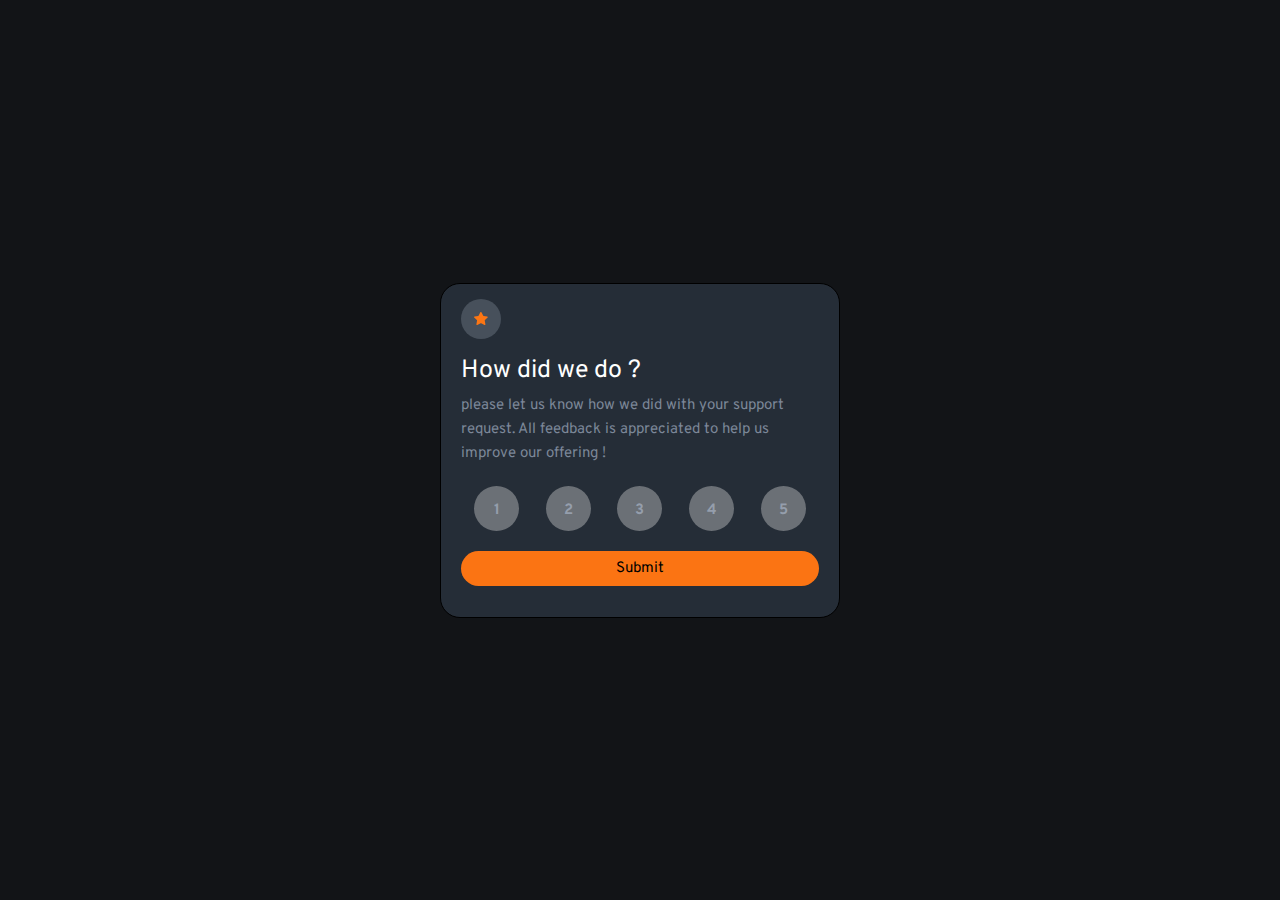
<file: interactive-rating-component-main/index.html>
<!DOCTYPE html>
<html lang="en">
  <head>
    <meta charset="UTF-8" />
    <meta name="viewport" content="width=device-width, initial-scale=1.0" />
    <!-- displays site properly based on user's device -->

    <link
      rel="icon"
      type="image/png"
      sizes="32x32"
      href="./images/favicon-32x32.png"
    />

    <title>Frontend Mentor | Interactive rating component</title>
    <link rel="stylesheet" href="./assets/css/style.css" />

    <!-- Feel free to remove these styles or customise in your own stylesheet 👍 -->
    <style>
      .attribution {
        font-size: 11px;
        text-align: center;
      }
      .attribution a {
        color: hsl(228, 45%, 44%);
      }
    </style>
  </head>
  <body>
    <div class="app">
      <div class="star">
        <img src="./images/icon-star.svg" alt="" />
      </div>
      <div class="desc">
        <h2 class="desc-heading">How did we do ?</h2>
        <p class="description">
          please let us know how we did with your support request. All feedback
          is appreciated to help us improve our offering !
        </p>
      </div>
      <div class="btn-list">
        <button class="btn-item">1</button>
        <button class="btn-item">2</button>
        <button class="btn-item">3</button>
        <button class="btn-item">4</button>
        <button class="btn-item">5</button>
      </div>
      <div class="btn-submit">
        <button class="submit">Submit</button>
      </div>
    </div>

    <!-- thank you -->
    <div class="app-thank-you hidden">
      <div class="image">
        <img src="./images/illustration-thank-you.svg" alt="" />
      </div>
      <p class="img-desc">
        You selected
        <span id="rating"></span>
        out of 5
      </p>

      <div class="thank-you-desc">
        <h2>Thank you !</h2>
        <p>
          We appreciate you taking the time to give a rating, if you ever need
          more support, don't hesitate to get in touch!
        </p>
      </div>
      <div class="btn-submit">
        <button class="rate-again">Rate again</button>
      </div>
    </div>
  </body>
  <script src="./assets/js/index.js"></script>
</html>
</file>
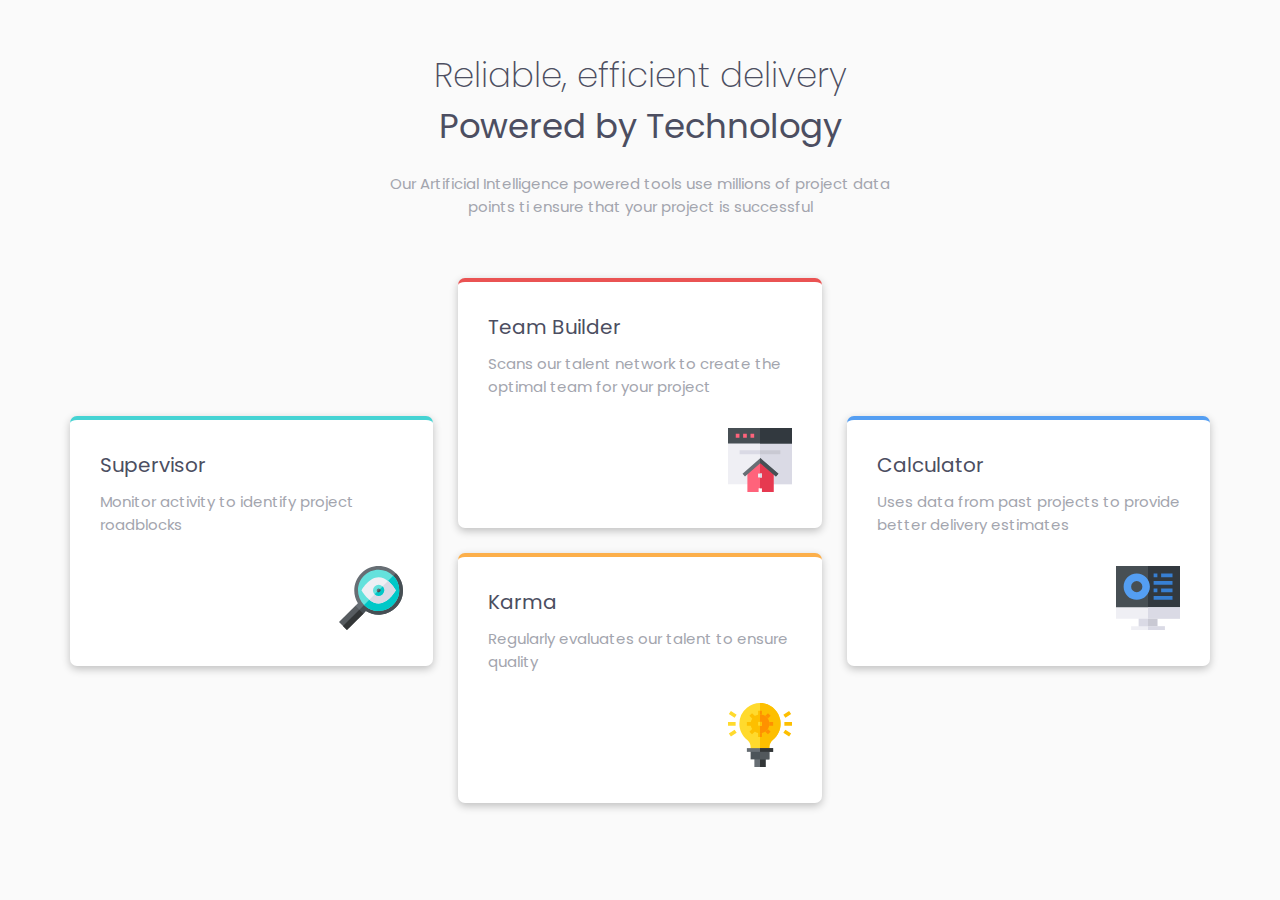
<file: four-card-feature-section-master/four-card-feature-section-master/index.html>
<!DOCTYPE html>
<html lang="en">
  <head>
    <meta charset="UTF-8" />
    <meta http-equiv="X-UA-Compatible" content="IE=edge" />
    <meta name="viewport" content="width=device-width, initial-scale=1.0" />
    <title>Four Card Feature Section</title>
    <link rel="stylesheet" href="./assets/css/main.css" />
    <!-- Link google font Poppins  -->
    <link rel="preconnect" href="https://fonts.googleapis.com" />
    <link rel="preconnect" href="https://fonts.gstatic.com" crossorigin />
    <link
      href="https://fonts.googleapis.com/css2?family=Poppins:wght@200;400;600&display=swap"
      rel="stylesheet"
    />
    <!-- Link google font Poppins -->
  </head>
  <body>
    <div class="container">
      <header>
        <h2>Reliable, efficient delivery</h2>
        <h3>Powered by Technology</h3>
        <p>
          Our Artificial Intelligence powered tools use millions of project data
          points ti ensure that your project is successful
        </p>
      </header>
      <section class="main">
        <!-- Box Left -->
        <div class="box box1">
          <div class="box-text">
            <h5>Supervisor</h5>
            <p>Monitor activity to identify project roadblocks</p>
          </div>
          <img src="./images/icon-supervisor.svg" alt="icon-supervisor" />
        </div>
        <!-- Box Left -->
        <!-- Box Center -->
        <div class="box-container">
          <div class="box box2">
            <div class="box-text">
              <h5>Team Builder</h5>
              <p>
                Scans our talent network to create the optimal team for your
                project
              </p>
            </div>
            <img src="./images/icon-team-builder.svg" alt="icon-team-builder" />
          </div>
          <div class="box box3">
            <div class="box-text">
              <h5>Karma</h5>
              <p>Regularly evaluates our talent to ensure quality</p>
            </div>
            <img src="./images/icon-karma.svg" alt="icon-karma" />
          </div>
        </div>
        <!-- Box Center -->
        <!-- Box Right -->
        <div class="box box4">
          <div class="box-text">
            <h5>Calculator</h5>
            <p>
              Uses data from past projects to provide better delivery estimates
            </p>
          </div>
          <img src="./images/icon-calculator.svg" alt="icon-calculator" />
        </div>
      </section>
    </div>
  </body>
</html>
</file>
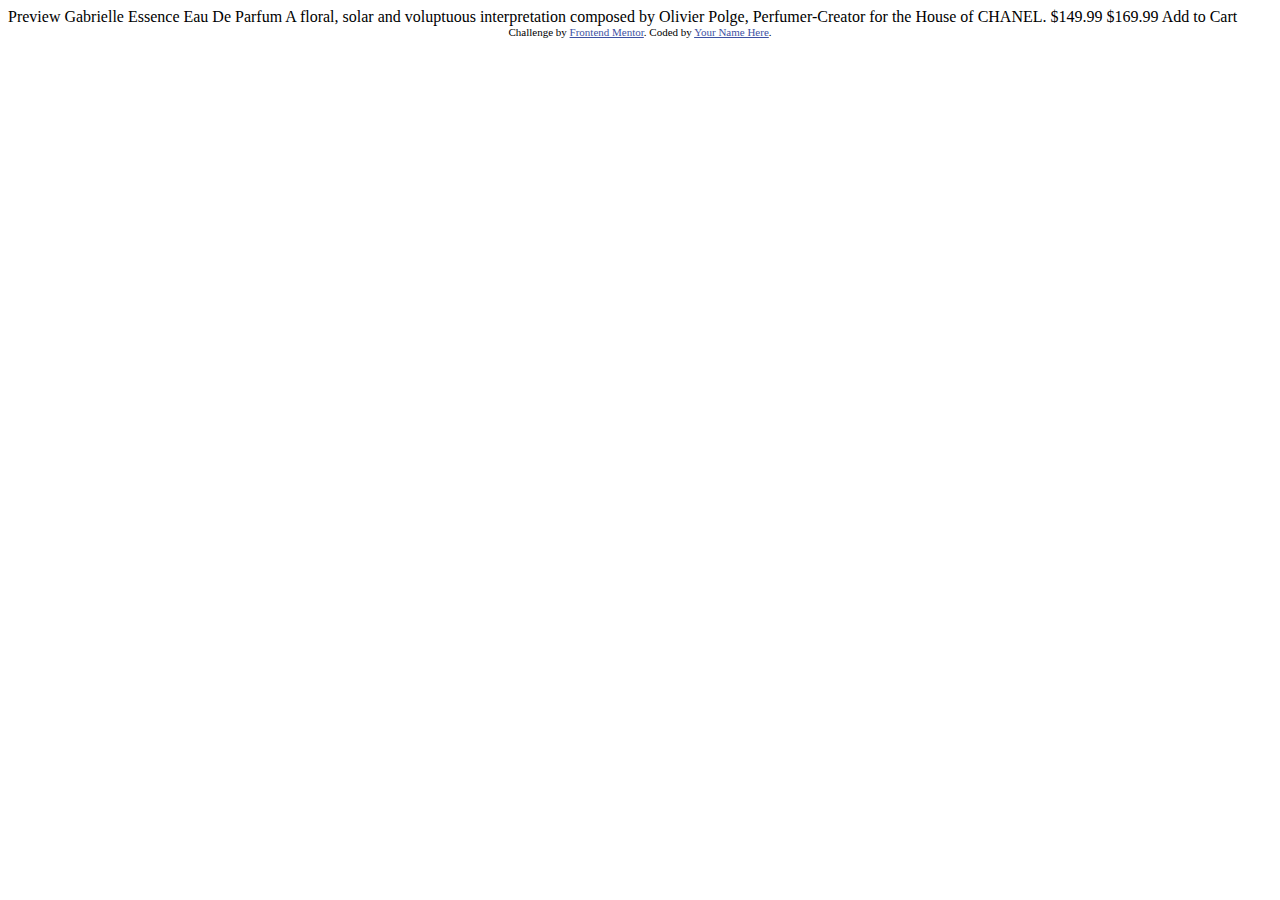
<file: product-preview-card-component-main/product-preview-card-component-main/index.html>
<!DOCTYPE html>
<html lang="en">
<head>
  <meta charset="UTF-8">
  <meta name="viewport" content="width=device-width, initial-scale=1.0"> <!-- displays site properly based on user's device -->

  <link rel="icon" type="image/png" sizes="32x32" href="./images/favicon-32x32.png">
  
  <title>Frontend Mentor | Product preview card component</title>

  <!-- Feel free to remove these styles or customise in your own stylesheet 👍 -->
  <style>
    .attribution { font-size: 11px; text-align: center; }
    .attribution a { color: hsl(228, 45%, 44%); }
  </style>
</head>
<body>

  Preview

  Gabrielle Essence Eau De Parfum

  A floral, solar and voluptuous interpretation composed by Olivier Polge, 
  Perfumer-Creator for the House of CHANEL.

  $149.99
  $169.99

  Add to Cart
  
  <div class="attribution">
    Challenge by <a href="https://www.frontendmentor.io?ref=challenge" target="_blank">Frontend Mentor</a>. 
    Coded by <a href="#">Your Name Here</a>.
  </div>
</body>
</html>
</file>
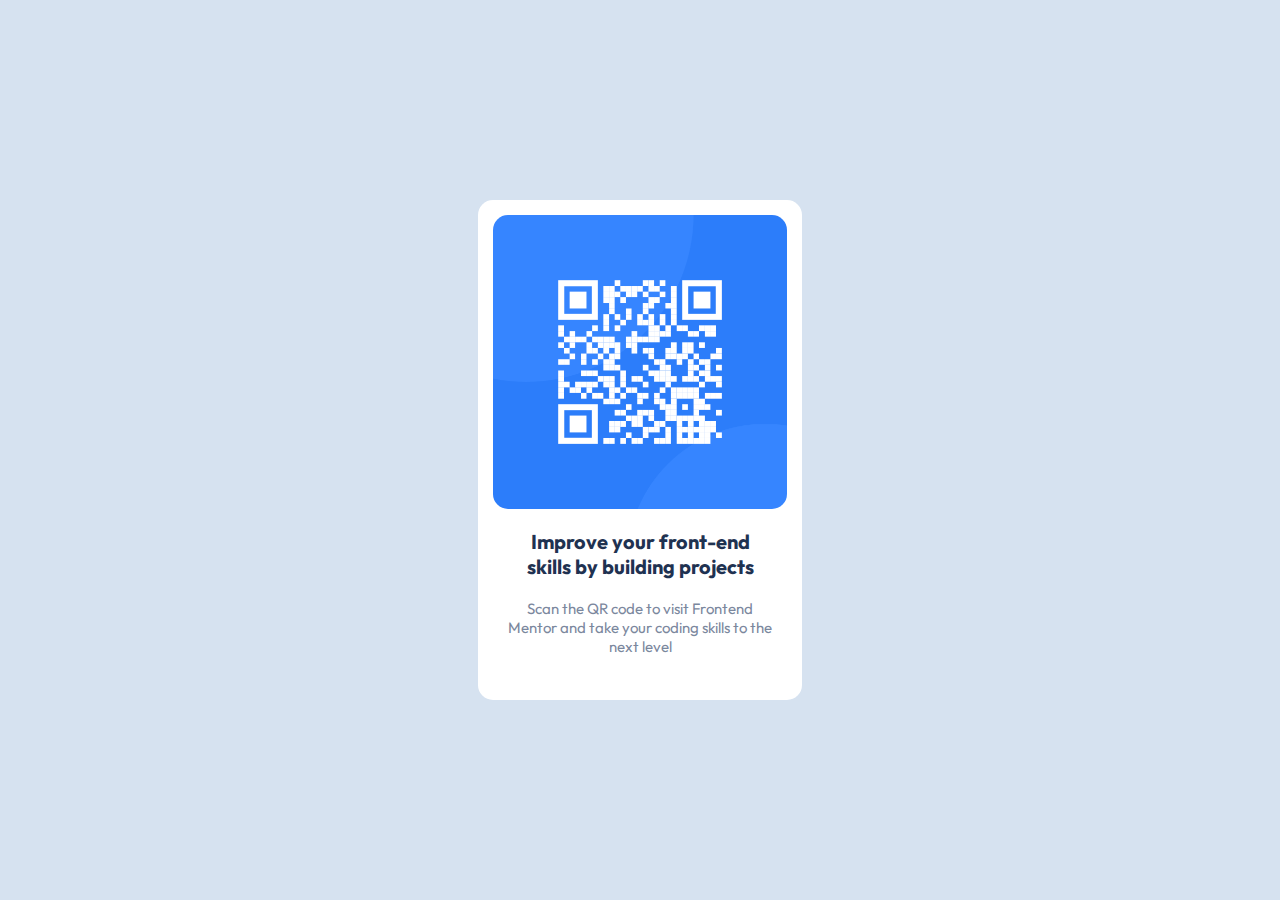
<file: QR-Code/Qr_code_FrontEnd-Mentor/index.html>
<!DOCTYPE html>
<html lang="en">
  <head>
    <meta charset="UTF-8" />
    <meta http-equiv="X-UA-Compatible" content="IE=edge" />
    <meta name="viewport" content="width=device-width, initial-scale=1.0" />
    <title>QR CODE</title>
    <link rel="stylesheet" href="./assets/css/style.css" />
    <!-- Link google font -->
    <link rel="preconnect" href="https://fonts.googleapis.com" />
    <link rel="preconnect" href="https://fonts.gstatic.com" crossorigin />
    <link
      href="https://fonts.googleapis.com/css2?family=Outfit:wght@400;700&display=swap"
      rel="stylesheet"
    />
  </head>
  <body>
    <div class="app">
      <div class="container">
        <div class="qr-code">
          <img
            src="./assets/img/image-qr-code.png"
            alt="image qr-code"
            class="qr-code-image"
          />
        </div>
        <div class="qr-desc">
          <h2>Improve your front-end skills by building projects</h2>
          <p>
            Scan the QR code to visit Frontend Mentor and take your coding
            skills to the next level
          </p>
        </div>
      </div>
    </div>
  </body>
</html>
</file>
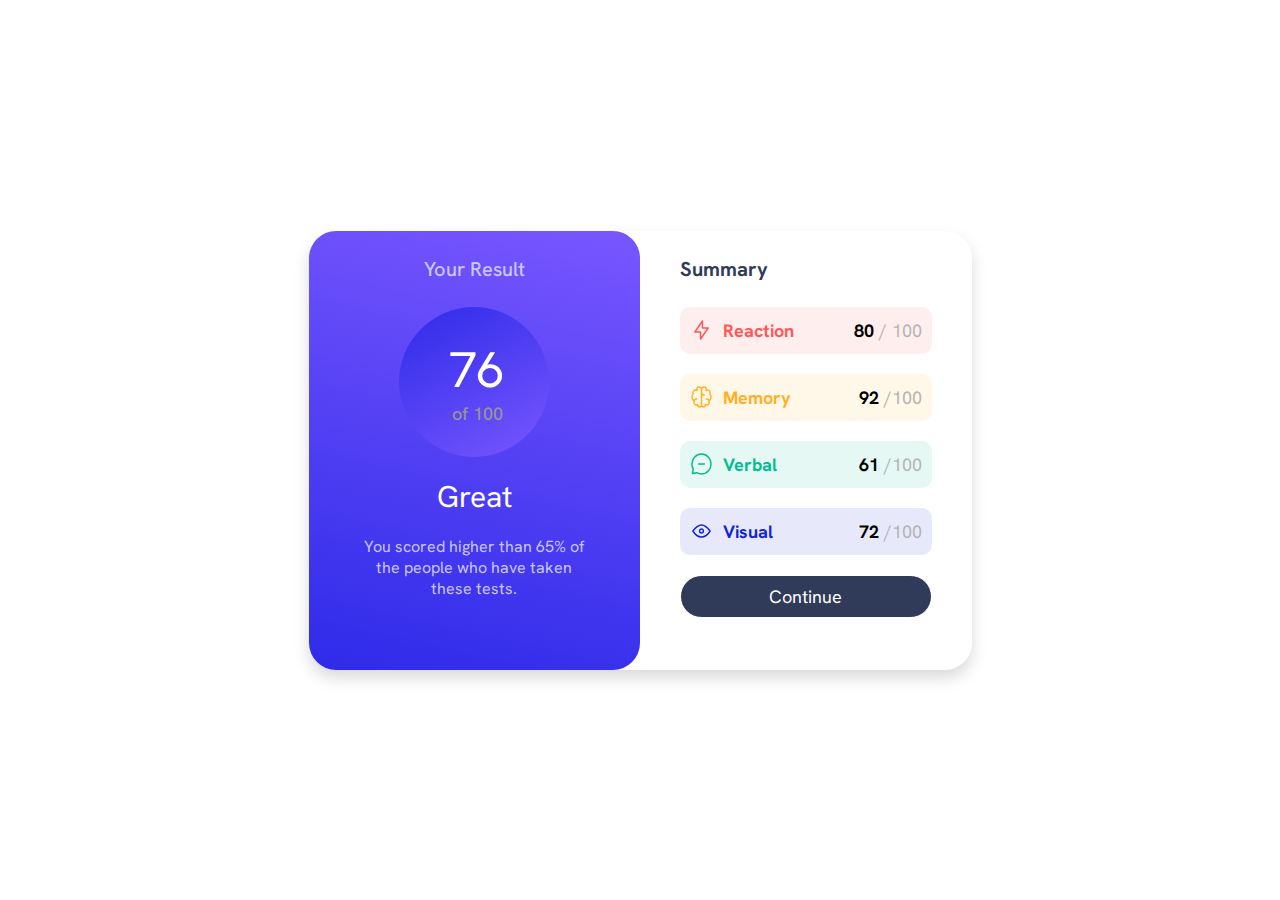
<file: Results-summary-component/results-summary-component__FrontendMentor/index.html>
<!DOCTYPE html>
<html lang="en">
  <head>
    <meta charset="UTF-8" />
    <meta http-equiv="X-UA-Compatible" content="IE=edge" />
    <meta name="viewport" content="width=device-width, initial-scale=1.0" />
    <title>Result summary component</title>
    <link rel="stylesheet" href="./assets/css/style.css" />
    <link rel="stylesheet" href="./assets/css/responsive.css" />
    <!-- link google font -->
    <link rel="preconnect" href="https://fonts.googleapis.com" />
    <link rel="preconnect" href="https://fonts.gstatic.com" crossorigin />
    <link
      href="https://fonts.googleapis.com/css2?family=Hanken+Grotesk:wght@500;700;800&display=swap"
      rel="stylesheet"
    />
    <!-- link icon fontawesome -->
    <link
      rel="stylesheet"
      href="https://cdnjs.cloudflare.com/ajax/libs/font-awesome/6.3.0/css/all.min.css"
      integrity="sha512-SzlrxWUlpfuzQ+pcUCosxcglQRNAq/DZjVsC0lE40xsADsfeQoEypE+enwcOiGjk/bSuGGKHEyjSoQ1zVisanQ=="
      crossorigin="anonymous"
      referrerpolicy="no-referrer"
    />
  </head>
  <body>
    <main>
      <div class="app">
        <div class="your-result">
          <p class="your-result-heading">Your Result</p>
          <div class="number-background">
            <div class="number-result">
              <span>76</span>
              <span>of 100</span>
            </div>
          </div>
          <h1 class="your-result-status">Great</h1>
          <p class="your-result-desc">
            You scored higher than 65% of the people who have taken these tests.
          </p>
        </div>

        <div class="summary">
          <p class="summary-heading">Summary</p>
          <div class="summary-info Light-red">
            <div>
              <img
                src="./assets/img/icon-reaction.svg"
                alt="icon-reaction"
                class="summary-info-icon"
              />
              <span class="summary-info-title red">Reaction</span>
            </div>
            <div>
              <span class="summary-info-number summary-info-number--bold"
                >80</span
              ><span class="summary-info-number summary-info-number--bland"
                ><span>/</span> 100</span
              >
            </div>
          </div>
          <div class="summary-info Orangey-yellow">
            <div>
              <img
                src="./assets/img/icon-memory.svg"
                alt="icon-reaction"
                class="summary-info-icon"
              />
              <span class="summary-info-title yellow">Memory</span>
            </div>
            <div>
              <span class="summary-info-number summary-info-number--bold"
                >92</span
              ><span class="summary-info-number summary-info-number--bland"
                >/100</span
              >
            </div>
          </div>
          <div class="summary-info Green-teal">
            <div>
              <img
                src="./assets/img/icon-verbal.svg"
                alt="icon-reaction"
                class="summary-info-icon"
              />
              <span class="summary-info-title teal">Verbal</span>
            </div>
            <div>
              <span class="summary-info-number summary-info-number--bold"
                >61</span
              ><span class="summary-info-number summary-info-number--bland"
                >/100</span
              >
            </div>
          </div>
          <div class="summary-info Cobalt-blue">
            <div>
              <img
                src="./assets/img/icon-visual.svg"
                alt="icon-reaction"
                class="summary-info-icon"
              />
              <span class="summary-info-title blue">Visual</span>
            </div>
            <div>
              <span class="summary-info-number summary-info-number--bold"
                >72</span
              ><span class="summary-info-number summary-info-number--bland"
                >/100</span
              >
            </div>
          </div>
          <button class="summary-info-btn">Continue</button>
        </div>
      </div>
    </main>
  </body>
</html>
</file>
<file: interactive-rating-component-main/assets/css/style.css>
@import url("https://fonts.googleapis.com/css2?family=Overpass:wght@400;700&display=swap");
*,
*:before,
*:after {
  box-sizing: border-box;
}
* {
  margin: 0;
  padding: 0;
  font: inherit;
}
img,
picture,
svg,
video {
  display: block;
  max-width: 100%;
}
input,
select,
textarea {
  background-color: transparent;
  outline: none;
}
button {
  cursor: pointer;
  background-color: transparent;
  outline: none;
  border: 0;
}
body {
  background-color: hsl(216, 12%, 8%) !important;
  min-height: 100vh;
  font-weight: 400;
  font-size: 16px;
  line-height: 1;
  display: flex;
  justify-content: center;
  align-items: center;
  flex-direction: column;
  font-family: "Overpass", sans-serif;
  font-size: 15px;
}

.hidden {
  display: none;
}

.app {
  border: 1px solid;
  border-radius: 20px;
  width: 400px;
  height: 335px;
  padding: 15px 20px;
  background-color: hsl(213, 19%, 18%);
}
.star {
  background-color: hsl(213deg 12.69% 31.82%);
  border-radius: 50%;
  width: 40px;
  height: 40px;
}

.star img {
  padding: 13px;
  /* width: 25px; */
}
.desc {
  margin: 20px 0;
}
.desc-heading {
  color: #fff;
  margin-bottom: 10px;
  font-size: 25px;
}

.description {
  color: hsl(216, 12%, 54%);
  font-size: 15px;
  line-height: 1.6;
}

.btn-list {
  list-style: none;
  display: flex;
  justify-content: space-around;
  align-items: center;
  margin: 20px 0;
}

.btn-item {
  color: hsl(217, 12%, 63%);
  font-size: 15px;
  font-weight: bold;
  border-radius: 50%;
  padding: 17px;
  width: 45px;
  height: 45px;
  cursor: pointer;
  background-color: hsl(210, 5%, 44%);
  transition: 0.3s;
}
.btn-item:hover {
  background-color: hsl(214, 9%, 64%);
  color: #fff;
}

.btn-item:focus {
  background-color: hsl(25, 97%, 53%);
}

.btn-submit {
  display: flex;
  justify-content: center;
  align-items: center;
}
.submit {
  background-color: hsl(25, 97%, 53%);
  width: 100%;
  height: 35px;
  border-radius: 21px;
  transition: 0.3s ease-in;
}
.submit:hover {
  background-color: #fff;
  color: hsl(25, 97%, 53%);
}

/* style app thank you */
.app-thank-you {
  border: 1px solid;
  border-radius: 20px;
  width: 400px;

  padding: 25px 20px;
  background-color: hsl(213, 19%, 18%);
}
.image {
}
.image img {
  width: 100px;
  margin: 0 auto;
}
.img-desc {
  display: block;
  color: hsla(25, 97%, 53%, 0.682);
  border-radius: 20px;
  text-align: center;
  border: 1px solid;
  margin: 20px 0px;
  padding: 6px 0;
}

.thank-you-desc {
}
.thank-you-desc h2 {
  color: white;
  font-size: 25px;
  text-align: center;
}
.thank-you-desc p {
  color: hsl(217, 12%, 63%);
  margin: 10px 0;
  line-height: 1.6;
  text-align: center;
}
.btn-submit {
  display: flex;
  justify-content: center;
  align-items: center;
}
.rate-again {
  background-color: hsl(25, 97%, 53%);
  width: 100%;
  height: 35px;
  border-radius: 21px;
}
.rate-again:hover {
  background-color: #fff;
  color: hsl(25, 97%, 53%);
}
</file>
<file: four-card-feature-section-master/four-card-feature-section-master/assets/css/main.css>
*,
*:before,
*:after {
  box-sizing: border-box;
}
* {
  margin: 0;
  padding: 0;
  font: inherit;
}
img,
picture,
svg,
video {
  display: block;
  max-width: 100%;
}
body {
  min-height: 100vh;
  font-family: "Poppins", sans-serif;
  font-size: 15px;
  background-color: var(--very-light-gray);
  color: var(--grayish-blue);
  scroll-behavior: smooth;
}

:root {
  --primary-red: hsl(0, 78%, 62%);
  --primary-cyan: hsl(180, 62%, 55%);
  --primary-orange: hsl(34, 97%, 64%);
  --primary-blue: hsl(212, 86%, 64%);

  --very-dark-blue: hsl(234, 12%, 34%);
  --grayish-blue: hsl(229, 6%, 66%);
  --very-light-gray: hsl(0, 0%, 98%);
}

.container {
  max-width: 1200px;
  margin: 0 auto;
  padding: 50px 30px;
}
header {
  text-align: center;
}
header h2 {
  font-size: 34px;
  font-weight: 200;
  color: var(--very-dark-blue);
}
header h3 {
  font-size: 34px;
  font-weight: 600s;
  color: var(--very-dark-blue);
}
header p {
  max-width: 545px;
  margin: 0 auto;
  margin-top: 20px;
}
.main {
  display: grid;
  grid-template-columns: 1fr 1fr 1fr;
  gap: 25px;
  margin-top: 60px;
}
.box {
  background-color: #fff;
  border-radius: 7px;
  padding: 30px;
  text-align: right;
}
.box1 {
  border-top: 4px solid var(--primary-cyan);
  box-shadow: rgba(0, 0, 0, 0.24) 0px 3px 8px;
}
.box2 {
  border-top: 4px solid var(--primary-red);
  box-shadow: rgba(0, 0, 0, 0.24) 0px 3px 8px;
}
.box3 {
  border-top: 4px solid var(--primary-orange);
  box-shadow: rgba(0, 0, 0, 0.24) 0px 3px 8px;
}
.box4 {
  border-top: 4px solid var(--primary-blue);
  box-shadow: rgba(0, 0, 0, 0.24) 0px 3px 8px;
}
.box-text {
  text-align: left;
  padding-bottom: 30px;
}
.box-text h5 {
  font-size: 20px;
  color: var(--very-dark-blue);
  margin-bottom: 10px;
}

img {
  display: inline;
}
.box-container {
  display: flex;
  flex-direction: column;
  gap: 25px;
}
.box1,
.box4 {
  align-self: center;
}
.box2 {
}
.box3 {
}
.box4 {
}

@media screen and (max-width: 767.98px) {
  .main {
    grid-template-columns: 1fr;
  }
}

@media screen and (max-width: 425px) {
  body {
    font-size: 13px;
  }
  header h2 {
    font-size: 22px;
  }
  header h3 {
    font-size: 22px;
  }
  .box {
    padding: 20px;
  }
  .box-text {
    padding-bottom: 30px;
  }
}
</file>
<file: QR-Code/Qr_code_FrontEnd-Mentor/assets/css/style.css>
:root {
  --White: hsl(0, 0%, 100%);
  --Light-gray: hsl(212, 45%, 89%);
  --Grayish-blue: hsl(220, 15%, 55%);
  --Dark-blue: hsl(218, 44%, 22%);
}

*,
*:before,
*:after {
  box-sizing: border-box;
}
* {
  margin: 0;
  padding: 0;
  font: inherit;
}
img,
picture,
svg,
video {
  display: block;
  max-width: 100%;
}
body {
  min-height: 100vh;
  font-size: 15px;
  font-family: "Outfit", sans-serif;
}

/* style app qr code */
.app {
  width: 100%;
  height: 100vh;
  background-color: var(--Light-gray);
  display: flex;
  justify-content: center;
  align-items: center;
}
.container {
  max-width: 324px;
  height: 500px;
  background-color: var(--White);
  border-radius: 15px;
}

.qr-code,
.qr-desc {
  margin: 15px;
}
.qr-code-image {
  border-radius: 15px;
}
.qr-desc {
}
.qr-desc h2 {
  font-weight: 700;
  font-size: 20px;
  color: var(--Dark-blue);
  margin: 20px 15px;
  text-align: center;
}
.qr-desc p {
  font-weight: 400;
  color: var(--Grayish-blue);
  margin: 20px 15px;
  text-align: center;
}
</file>
<file: Results-summary-component/results-summary-component__FrontendMentor/assets/css/style.css>
:root {
  /* Primary color */
  --Light-red: hsl(0, 100%, 67%);
  --Orangey-yellow: hsl(39, 100%, 56%);
  --Green-teal: hsl(166, 100%, 37%);
  --Cobalt-blue: hsl(234, 85%, 45%);
  /* Gradient */
  --Light-slate-blue-background: hsl(252, 100%, 67%);
  --Light-royal-blue-background: hsl(241, 81%, 54%);
  --Violet-blue-circle: hsla(256, 72%, 46%, 1);
  --Persian-blue-circle: hsla(241, 72%, 46%, 0);
  /* Neutral */
  --white: hsl(0, 0%, 100%);
  --Pale-blue: hsl(221, 100%, 96%);
  --Light-lavender: hsl(241, 100%, 89%);
  --Dark-gray-blue: hsl(224, 30%, 27%);
}
.red {
  color: var(--Light-red);
}
.yellow {
  color: var(--Orangey-yellow);
}
.teal {
  color: var(--Green-teal);
}
.blue {
  color: var(--Cobalt-blue);
}
*,
*:before,
*:after {
  box-sizing: border-box;
}
* {
  margin: 0;
  padding: 0;
  font: inherit;
}
img,
picture,
svg,
video {
  display: block;
  max-width: 100%;
}
body {
  min-height: 100vh;
  font-size: 18px;
  font-family: "Hanken Grotesk", sans-serif;
  scroll-behavior: smooth;
}

main {
  width: 100%;
  height: 100vh;
  background-color: var(--white);
  display: flex;
  align-items: center;
  justify-content: center;
}

.app {
  display: flex;
  justify-content: space-between;
  align-items: stretch;
  height: 439px;
  width: 663px;
  /* border: 1px solid red; */
  border-radius: 27px;
  -webkit-box-shadow: 0 0.5rem 1rem rgba(0, 0, 0, 0.15);
  box-shadow: 0 0.5rem 1rem rgba(0, 0, 0, 0.15);
}
/* your result */
.your-result {
  flex-basis: 50%;
  background: linear-gradient(
    193deg,
    var(--Light-slate-blue-background) 0%,
    var(--Light-royal-blue-background) 100%
  );
  background-repeat: no-repeat;
  border-radius: 27px;
  text-align: center;
}
.your-result-heading {
  font-size: 20px;
  margin: 25px 0;
  font-weight: 500;
  color: var(--Light-lavender);
}
.number-background {
  width: 150px;
  height: 150px;
  position: relative;
  margin: 0 auto;
  border-radius: 50%;
  background: linear-gradient(
    151deg,
    var(--Light-royal-blue-background) 0%,
    var(--Light-slate-blue-background) 100%
  );
}
.number-result {
  position: absolute;
  top: 20%;
  right: 44px;
}
.number-result span:nth-child(1) {
  font-size: 50px;
  color: white;
  display: block;
}
.number-result span:nth-child(2) {
  color: #969595;
  font-weight: 500;
}
.your-result-status {
  color: white;
  font-size: 30px;
  margin: 20px 0;
}
.your-result-desc {
  max-width: 236px;
  font-size: 16px;
  text-align: center;
  margin: 0 auto;
  color: var(--Light-lavender);
}

/* summary */
.summary {
  flex-basis: 50%;
  padding: 0 40px;
}
.summary-heading {
  font-size: 20px;
  margin: 25px 0;
  color: var(--Dark-gray-blue);
  font-weight: 700;
}
.summary-info {
  display: flex;
  justify-content: space-between;
  margin: 20px 0;
}
.summary-info div:nth-child(1) {
  display: flex;
  justify-content: center;
  align-items: center;
}

.summary-info div {
  line-height: 47px;
}
.Light-red {
  background-color: rgba(255, 87, 87, 0.1);
  border-radius: 10px;
  height: 47px;
}
.Orangey-yellow {
  background-color: rgba(255, 176, 31, 0.1);
  border-radius: 10px;
  height: 47px;
}
.Green-teal {
  background-color: rgba(0, 189, 145, 0.1);
  border-radius: 10px;
  height: 47px;
}
.Cobalt-blue {
  background-color: rgba(17, 37, 212, 0.1);
  border-radius: 10px;
  height: 47px;
}

.summary-info-icon {
  width: 100%;
  height: 49%;
  object-fit: cover;
  margin: 0 10px;
}
.summary-info-title {
  font-weight: 700;
}

.summary-info-number--bold {
  margin: 0 5px;
  font-weight: 700;
}
.summary-info-number--bland {
  color: #b3b3b3;
  margin-right: 10px;
}
.summary-info-btn {
  cursor: pointer;
  background-image: linear-gradient(180deg, #303b5a, #303b5a);
  width: 100%;
  height: 43px;
  border-radius: 30px;
  color: white;
  outline: none;
  border: 1px solid white;
}
.summary-info-btn:hover {
  background-image: linear-gradient(180deg, #7857ff, #2e2be9);
}
</file>
<file: Results-summary-component/results-summary-component__FrontendMentor/assets/css/responsive.css>
/* Mobile */
@media (max-width: 739px) {
  .app {
    display: block;
    height: auto;
  }
  .your-result {
    padding-top: 176px;
    border-radius: 0 0 25px 25px;
  }
  .your-result-desc {
    max-width: 270px;
    padding-bottom: 30px;
  }
  .summary {
    padding-bottom: 20px;
  }
}
</file>
